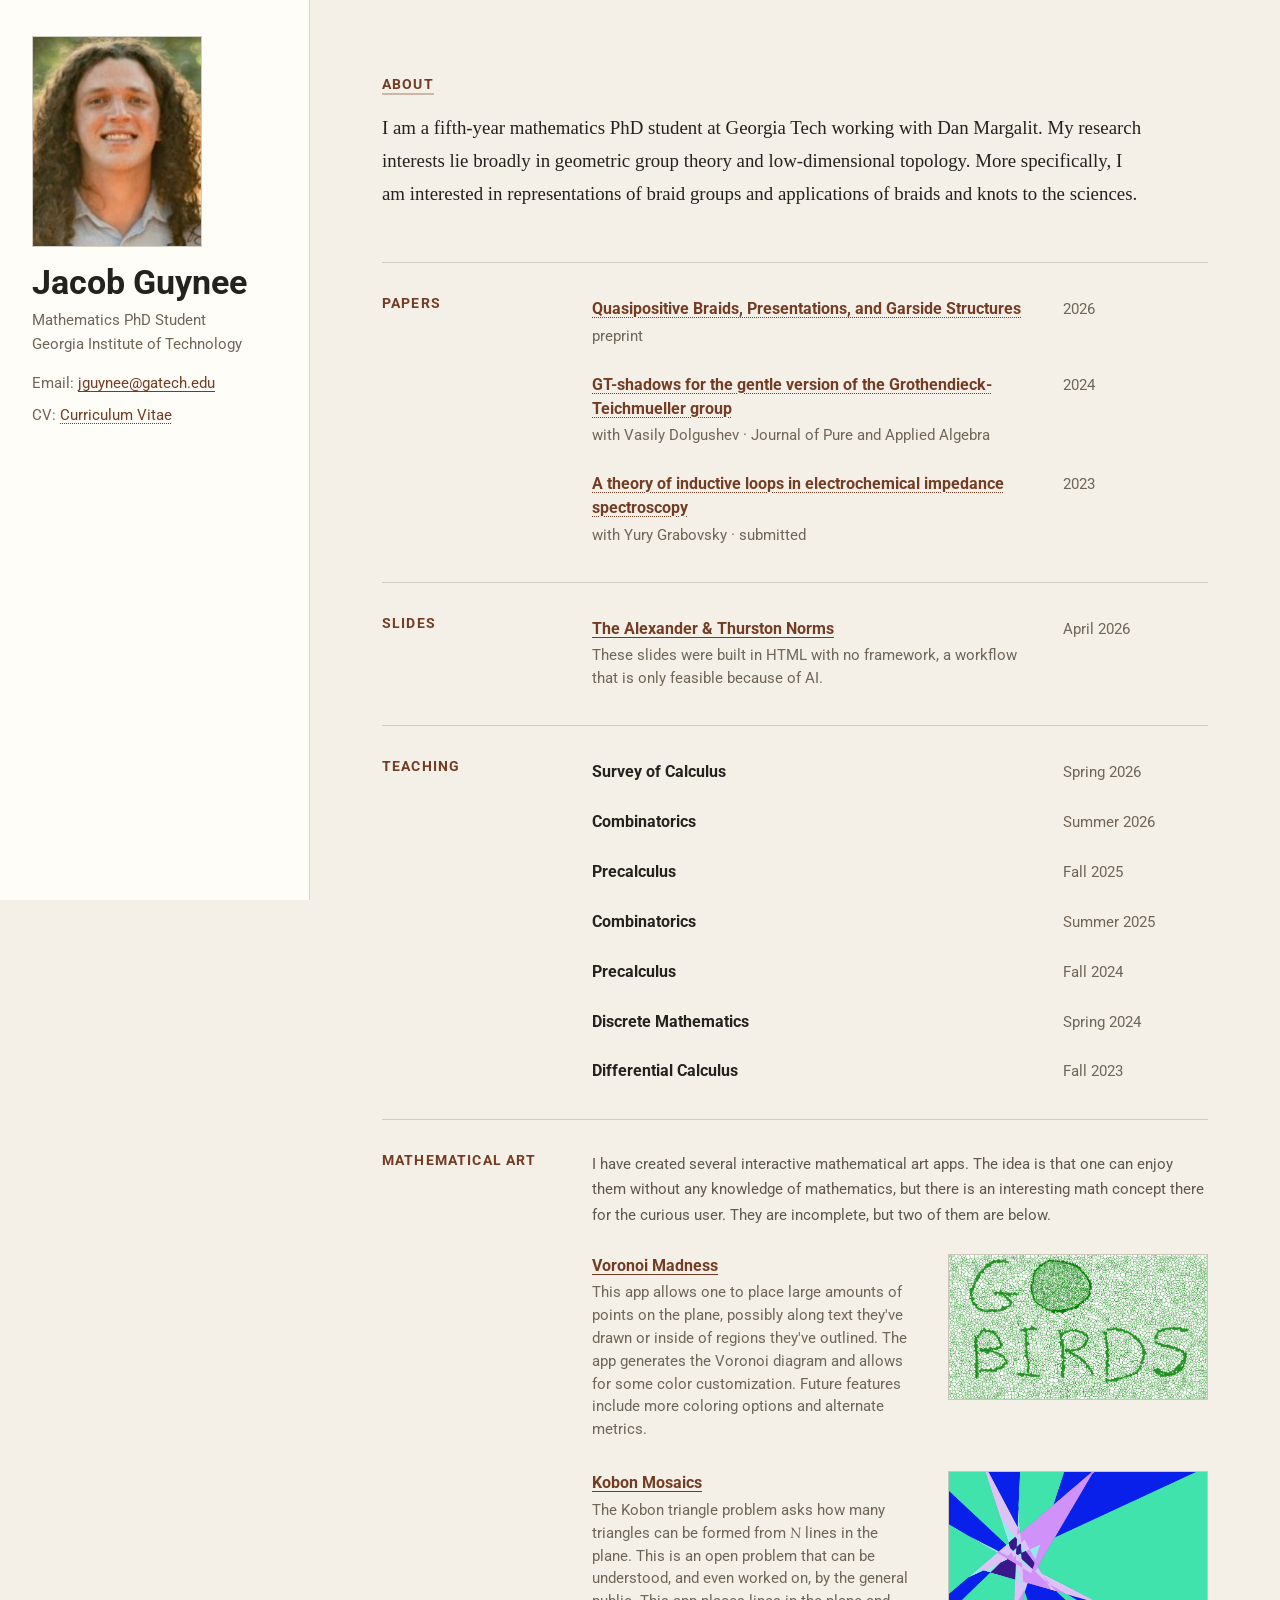
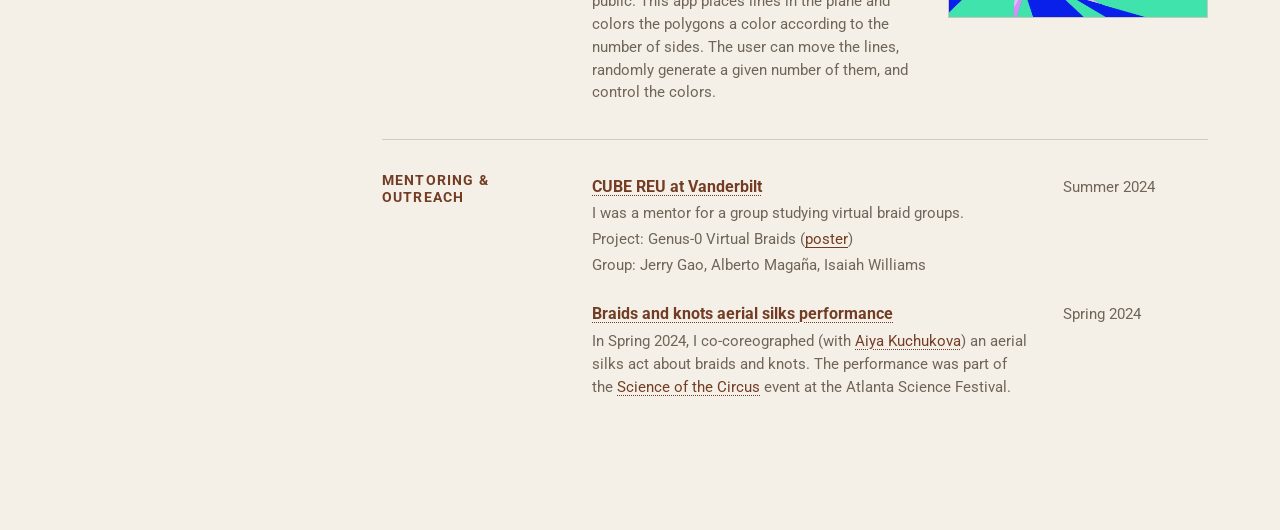
<file: index.html>
<!DOCTYPE html>
<html lang="en">
  <head>
    <meta charset="utf-8">
    <meta name="viewport" content="width=device-width, initial-scale=1">
    <meta
      name="description"
      content="Jacob Guynee is a mathematics PhD student at Georgia Tech working in geometric group theory, low-dimensional topology, braid groups, and knot theory."
    >
    <link rel="canonical" href="https://jacobguynee.github.io/">
    <meta name="robots" content="index, follow">
    <meta property="og:title" content="Jacob Guynee | Mathematics PhD Student">
    <meta
      property="og:description"
      content="Mathematics PhD student at Georgia Tech working in geometric group theory, low-dimensional topology, braid groups, and knot theory."
    >
    <meta property="og:type" content="website">
    <meta property="og:url" content="https://jacobguynee.github.io/">
    <meta property="og:image" content="https://jacobguynee.github.io/assets/jacob-guynee.jpg">
    <title>Jacob Guynee | Mathematics PhD Student at Georgia Tech</title>
    <link rel="preconnect" href="https://fonts.googleapis.com">
    <link rel="preconnect" href="https://fonts.gstatic.com" crossorigin>
    <link
      href="https://fonts.googleapis.com/css2?family=Lora:wght@400;500;600&family=Open+Sans:wght@400;600;700&family=Roboto:wght@400;500;700&display=swap"
      rel="stylesheet"
    >
    <link rel="stylesheet" href="styles.css">
    <script type="application/ld+json">
      {
        "@context": "https://schema.org",
        "@type": "Person",
        "name": "Jacob Guynee",
        "url": "https://jacobguynee.github.io/",
        "image": "https://jacobguynee.github.io/assets/jacob-guynee.jpg",
        "jobTitle": "Mathematics PhD Student",
        "affiliation": {
          "@type": "CollegeOrUniversity",
          "name": "Georgia Institute of Technology"
        },
        "email": "mailto:jguynee@gatech.edu",
        "knowsAbout": [
          "Geometric group theory",
          "Low-dimensional topology",
          "Braid groups",
          "Knot theory",
          "Mathematical art"
        ]
      }
    </script>
  </head>
  <body>
    <div id="site-root">
      <div class="site dossier-site">
        <aside class="dossier-rail">
          <div class="dossier-profile-head">
            <img class="portrait" src="assets/jacob-guynee.jpg" alt="Jacob Guynee">
            <div class="dossier-profile-copy">
              <h1>Jacob Guynee</h1>
              <p>Mathematics PhD Student<br>Georgia Institute of Technology</p>
              <div class="dossier-contact">
                <p>Email: <a href="mailto:jguynee@gatech.edu">jguynee@gatech.edu</a></p>
                <p>CV: <a href="https://drive.google.com/file/d/1rcD-SRMnvjtIptiOlbtC2pMc74YxiAB4/view?usp=drive_link" target="_blank" rel="noopener noreferrer">Curriculum Vitae</a></p>
              </div>
            </div>
          </div>
        </aside>

        <main class="dossier-main">
          <section class="dossier-intro">
            <h2>About</h2>
            <p class="dossier-summary">I am a fifth-year mathematics PhD student at Georgia Tech working with Dan Margalit. My research interests lie broadly in geometric group theory and low-dimensional topology. More specifically, I am interested in representations of braid groups and applications of braids and knots to the sciences.</p>
          </section>

          <section class="cv-block">
            <h3>Papers</h3>
            <ul class="cv-list">
              <li>
                <div>
                  <h4><a href="https://arxiv.org/abs/2610.12808" target="_blank" rel="noopener noreferrer">Quasipositive Braids, Presentations, and Garside Structures</a></h4>
                  <p>preprint</p>
                </div>
                <p>2026</p>
              </li>
              <li>
                <div>
                  <h4><a href="https://arxiv.org/abs/2401.06870" target="_blank" rel="noopener noreferrer">GT-shadows for the gentle version of the Grothendieck-Teichmueller group</a></h4>
                  <p>with Vasily Dolgushev &middot; Journal of Pure and Applied Algebra</p>
                </div>
                <p>2024</p>
              </li>
              <li>
                <div>
                  <h4><a href="https://arxiv.org/abs/2301.05024" target="_blank" rel="noopener noreferrer">A theory of inductive loops in electrochemical impedance spectroscopy</a></h4>
                  <p>with Yury Grabovsky &middot; submitted</p>
                </div>
                <p>2023</p>
              </li>
            </ul>
          </section>

          <section class="cv-block">
            <h3>Slides</h3>
            <ul class="cv-list">
              <li>
                <div>
                  <h4><a href="slideshows/alex-and-thurston/index.html">The Alexander &amp; Thurston Norms</a></h4>
                  <p>These slides were built in HTML with no framework, a workflow that is only feasible because of AI.</p>
                </div>
                <p>April 2026</p>
              </li>
            </ul>
          </section>

          <section class="cv-block">
            <h3>Teaching</h3>
            <ul class="cv-list">
              <li><div><h4>Survey of Calculus</h4></div><p>Spring 2026</p></li>
              <li><div><h4>Combinatorics</h4></div><p>Summer 2026</p></li>
              <li><div><h4>Precalculus</h4></div><p>Fall 2025</p></li>
              <li><div><h4>Combinatorics</h4></div><p>Summer 2025</p></li>
              <li><div><h4>Precalculus</h4></div><p>Fall 2024</p></li>
              <li><div><h4>Discrete Mathematics</h4></div><p>Spring 2024</p></li>
              <li><div><h4>Differential Calculus</h4></div><p>Fall 2023</p></li>
            </ul>
          </section>

          <section class="cv-block">
            <h3>Mathematical Art</h3>
            <div class="art-section-body">
              <p class="art-intro">I have created several interactive mathematical art apps. The idea is that one can enjoy them without any knowledge of mathematics, but there is an interesting math concept there for the curious user. They are incomplete, but two of them are below.</p>
              <ul class="cv-list art-cv-list">
                <li class="art-cv-item">
                  <div>
                    <h4><a href="mathematical-art/voronoi-madness/">Voronoi Madness</a></h4>
                    <p>This app allows one to place large amounts of points on the plane, possibly along text they've drawn or inside of regions they've outlined. The app generates the Voronoi diagram and allows for some color customization. Future features include more coloring options and alternate metrics.</p>
                  </div>
                </li>
                <li class="art-cv-item">
                  <div>
                    <h4><a href="mathematical-art/kobon-mosaics/">Kobon Mosaics</a></h4>
                    <p>The Kobon triangle problem asks how many triangles can be formed from N lines in the plane. This is an open problem that can be understood, and even worked on, by the general public. This app places lines in the plane and colors the polygons a color according to the number of sides.</p>
                  </div>
                </li>
              </ul>
            </div>
          </section>

          <section class="cv-block">
            <h3>Mentoring &amp; Outreach</h3>
            <ul class="cv-list">
              <li>
                <div>
                  <h4><a href="https://margalit.droppages.net/reu.html" target="_blank" rel="noopener noreferrer">CUBE REU at Vanderbilt</a></h4>
                  <p>I was a mentor for a group studying virtual braid groups.</p>
                  <p>Project: Genus-0 Virtual Braids (<a href="assets/genus-0-virtual-braids-poster.pdf">poster</a>)</p>
                  <p>Group: Jerry Gao, Alberto Maga&ntilde;a, Isaiah Williams</p>
                </div>
                <p>Summer 2024</p>
              </li>
              <li>
                <div>
                  <h4><a href="https://drive.google.com/file/d/1J1d-u1OM01Z6d9Sy87omcITtz2qol_px/view" target="_blank" rel="noopener noreferrer">Braids and knots aerial silks performance</a></h4>
                  <p>In Spring 2024, I co-coreographed an aerial silks act about braids and knots. The performance was part of the Science of the Circus event at the Atlanta Science Festival.</p>
                </div>
                <p>Spring 2024</p>
              </li>
            </ul>
          </section>
        </main>
      </div>
    </div>

    <script src="script.js"></script>
  </body>
</html>
</file>
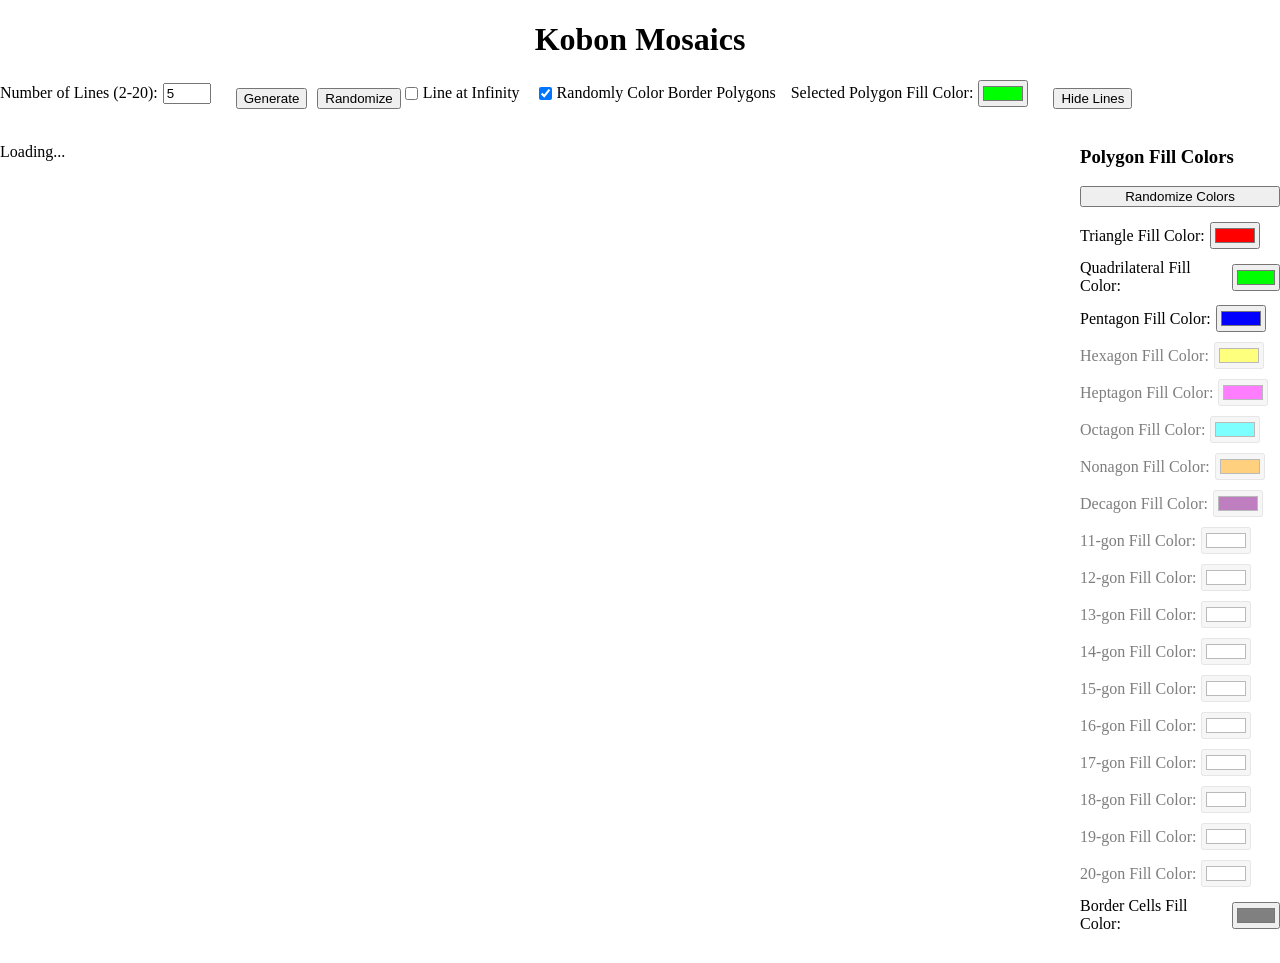
<file: mathematical-art/kobon-mosaics/index.html>
<!doctype html><html lang="en"><head><meta charset="UTF-8"/><meta name="viewport" content="width=device-width,initial-scale=1"/><title>Kobon Mosaics</title><script defer="defer" src="/mathematical-art/kobon-mosaics/static/js/main.abfad19b.js"></script><link href="/mathematical-art/kobon-mosaics/static/css/main.3a8ef49c.css" rel="stylesheet"></head><body><noscript>Enable JavaScript to run this app.</noscript><div id="root"></div></body></html>
</file>
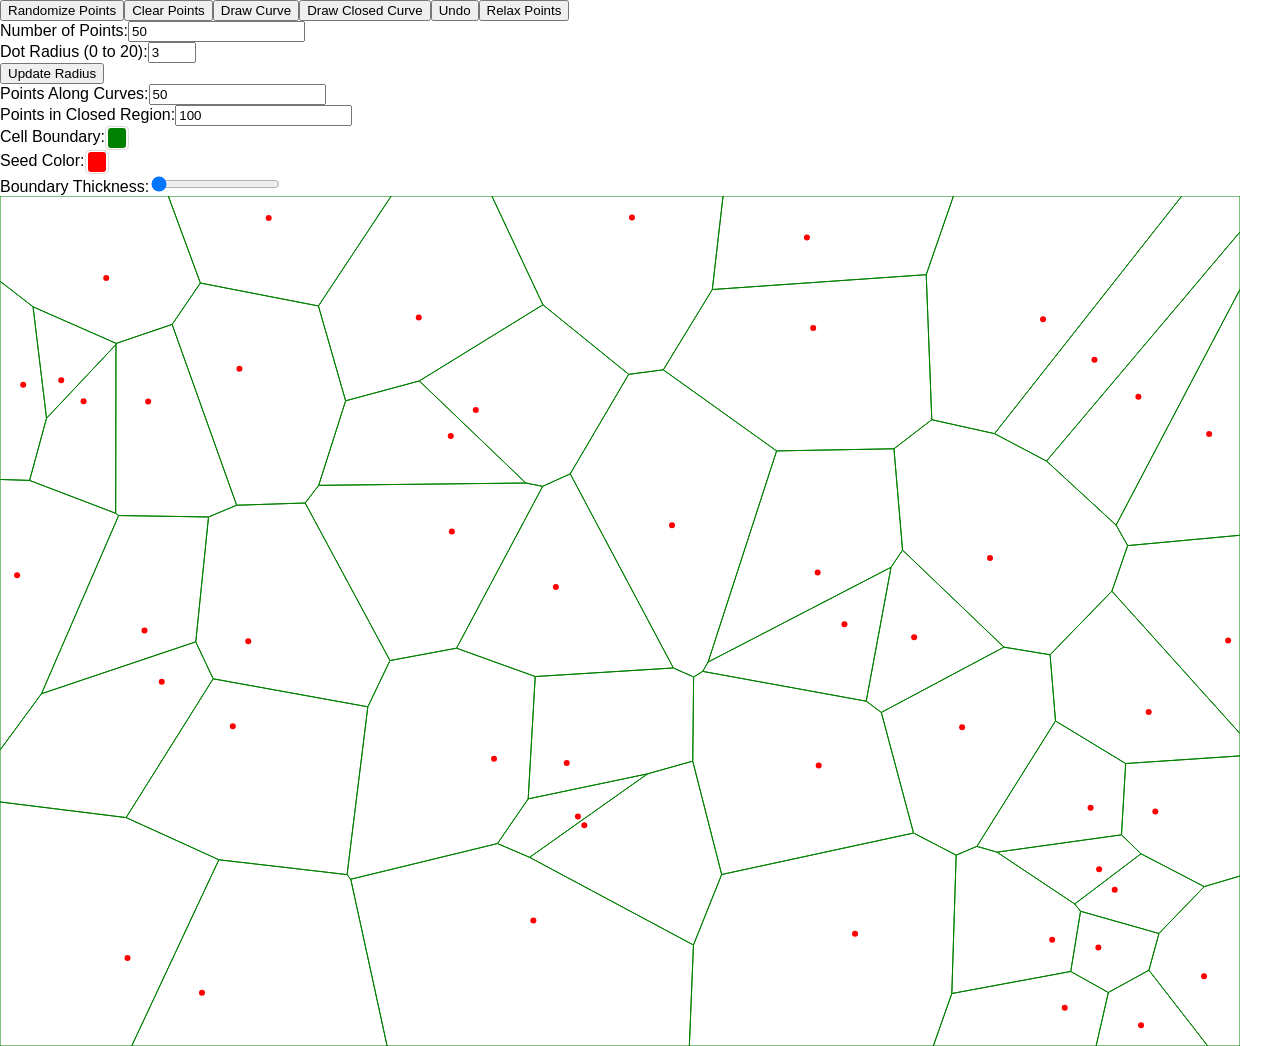
<file: mathematical-art/voronoi-madness/index.html>
<!doctype html><html lang="en"><head><meta charset="utf-8"/><meta name="viewport" content="width=device-width,initial-scale=1"/><title>Voronoi Madness</title><script defer="defer" src="/mathematical-art/voronoi-madness/static/js/main.310987b9.js"></script><link href="/mathematical-art/voronoi-madness/static/css/main.24247c2b.css" rel="stylesheet"></head><body><div id="root"></div></body></html>
</file>
<file: styles.css>
:root {
  --serif: Lora, Georgia, serif;
  --sans: "Open Sans", Arial, sans-serif;
  --ui: Roboto, Arial, sans-serif;
  --ink: #1f2528;
  --muted: #626e72;
  --paper: #ffffff;
  --line: rgba(31, 37, 40, 0.16);
  --line-strong: rgba(31, 37, 40, 0.32);
  --teal: #155f69;
  --teal-dark: #103f48;
  --gold: #b58d45;
  --rust: #8a3f2d;
  --blue: #24536f;
  --shadow: 0 22px 70px rgba(21, 30, 36, 0.16);
}

* {
  box-sizing: border-box;
}

html {
  color: var(--ink);
  background: #f5f0e7;
  font-family: var(--sans);
  font-size: 16px;
  scroll-behavior: smooth;
}

body {
  min-height: 100vh;
  margin: 0;
  background: #f5f0e7;
}

a {
  color: inherit;
  overflow-wrap: anywhere;
}

button {
  font: inherit;
}

.site a:not(.plain-link) {
  color: var(--link, var(--teal));
  text-decoration: underline;
  text-decoration-thickness: 1px;
  text-underline-offset: 0.18em;
}

.site a[target="_blank"] {
  text-decoration-style: dotted;
}

.site a:hover,
.site a:focus-visible {
  color: var(--link-hover, var(--teal-dark));
  text-decoration-style: solid;
}

.portrait {
  display: block;
  width: 100%;
  aspect-ratio: 199 / 247;
  object-fit: cover;
}

.entry-title {
  margin: 0 0 0.35rem;
  font-size: 1.08rem;
  line-height: 1.45;
}

.entry-meta,
.entry-detail,
.course-term {
  color: var(--muted);
  font-family: var(--ui);
  font-size: 0.93rem;
  line-height: 1.55;
}

.entry-detail {
  margin: 0.25rem 0;
}

.entry-detail span {
  color: var(--ink);
  font-weight: 700;
}

.course-list,
.notebook-courses,
.letter-courses,
.seminar-courses,
.card-courses {
  display: grid;
  gap: 0.6rem;
  margin: 0;
  padding: 0;
  list-style: none;
}

.course-list li,
.notebook-courses li,
.letter-courses li,
.seminar-courses li,
.card-courses li {
  display: grid;
  grid-template-columns: minmax(0, 1fr) auto;
  gap: 1.2rem;
  align-items: baseline;
  padding-bottom: 0.45rem;
  border-bottom: 1px solid var(--line);
}

/* Academic Dossier */

.dossier-site {
  --link: #733d25;
  --link-hover: #4e2818;
  display: grid;
  grid-template-columns: 310px minmax(0, 1fr);
  min-height: 100vh;
  color: #24221e;
  background: #f5f0e7;
}

.dossier-rail {
  position: sticky;
  top: 0;
  height: 100vh;
  padding: 2.25rem 2rem;
  background: #fffdf8;
  border-right: 1px solid rgba(70, 57, 38, 0.2);
}

.dossier-rail h1 {
  margin: 1.15rem 0 0.3rem;
  font-family: var(--ui);
  font-size: 2.15rem;
  font-weight: 700;
  line-height: 1.02;
}

.dossier-rail .portrait {
  max-width: 170px;
  border: 1px solid rgba(70, 57, 38, 0.24);
}

.dossier-rail p {
  margin: 0.55rem 0;
  color: #6f6559;
  font-family: var(--ui);
  font-size: 0.94rem;
  line-height: 1.55;
}

.dossier-contact {
  margin-top: 1rem;
}

.dossier-main {
  max-width: 980px;
  padding: 4.5rem 4.5rem 6rem;
}

.dossier-intro {
  max-width: 760px;
  margin-bottom: 3.2rem;
}

.dossier-intro h2 {
  display: inline-block;
  margin: 0 0 1rem;
  color: #733d25;
  border-bottom: 2px solid rgba(115, 61, 37, 0.32);
  font-family: var(--ui);
  font-size: 0.9rem;
  font-weight: 700;
  letter-spacing: 0.08em;
  text-transform: uppercase;
}

.dossier-summary {
  max-width: 760px;
  margin: 0;
  font-family: Cambria, Georgia, serif;
  font-size: 1.18rem;
  line-height: 1.76;
}

.cv-block {
  display: grid;
  grid-template-columns: 170px minmax(0, 1fr);
  gap: 2.5rem;
  padding: 2rem 0;
  border-top: 1px solid rgba(70, 57, 38, 0.2);
}

.cv-block h3 {
  margin: 0;
  color: #733d25;
  font-family: var(--ui);
  font-size: 0.9rem;
  font-weight: 700;
  letter-spacing: 0.08em;
  text-transform: uppercase;
}

.cv-list {
  display: grid;
  gap: 1.25rem;
  margin: 0;
  padding: 0;
  list-style: none;
}

.cv-list li {
  display: grid;
  grid-template-columns: minmax(0, 1fr) 145px;
  gap: 2rem;
  align-items: baseline;
}

.cv-list h4 {
  margin: 0 0 0.25rem;
  font-family: var(--ui);
  font-size: 1.02rem;
  line-height: 1.45;
}

.cv-list p {
  margin: 0.2rem 0;
  color: #6f6559;
  font-family: var(--ui);
  font-size: 0.92rem;
  line-height: 1.55;
}

.math-inline {
  font-family: var(--serif);
  font-style: italic;
}

.art-section-body {
  display: grid;
  gap: 1.35rem;
}

.art-intro {
  max-width: 44rem;
  margin: 0 0 0.25rem;
  color: #5f564d;
  font-family: var(--ui);
  font-size: 0.96rem;
  line-height: 1.65;
}

.art-entry {
  display: grid;
  grid-template-columns: minmax(11rem, 14rem) minmax(0, 1fr);
  gap: 1.35rem;
  align-items: start;
}

.art-entry + .art-entry {
  margin-top: 1.15rem;
}

.art-entry p {
  margin: 0.25rem 0 0;
}

.art-preview-button {
  display: block;
  width: 100%;
  padding: 0;
  background: transparent;
  border: 0;
  cursor: zoom-in;
}

.art-preview-button:focus-visible {
  outline: 2px solid #733d25;
  outline-offset: 3px;
}

.art-thumb {
  display: block;
  width: 100%;
  aspect-ratio: 16 / 9;
  border: 1px solid rgba(70, 57, 38, 0.24);
  background-color: #f7f2e8;
  box-shadow: inset 0 0 0 1px rgba(255, 255, 255, 0.45);
}

.art-thumb-image {
  object-fit: cover;
  object-position: center;
}

.art-thumb--voronoi {
  background:
    radial-gradient(circle at 24% 28%, rgba(28, 99, 105, 0.92) 0 8%, transparent 9%),
    radial-gradient(circle at 66% 22%, rgba(181, 141, 69, 0.9) 0 7%, transparent 8%),
    radial-gradient(circle at 76% 72%, rgba(129, 62, 42, 0.88) 0 9%, transparent 10%),
    radial-gradient(circle at 30% 74%, rgba(55, 87, 116, 0.88) 0 6%, transparent 7%),
    conic-gradient(from 20deg at 48% 50%, #f8f0da, #d9e5df, #f1d8bf, #d8e2ef, #f8f0da);
}

.art-thumb--kobon {
  background:
    linear-gradient(28deg, transparent 46%, rgba(31, 37, 40, 0.72) 47% 49%, transparent 50%),
    linear-gradient(144deg, transparent 43%, rgba(115, 61, 37, 0.78) 44% 46%, transparent 47%),
    linear-gradient(78deg, transparent 38%, rgba(36, 83, 111, 0.76) 39% 41%, transparent 42%),
    linear-gradient(116deg, transparent 58%, rgba(181, 141, 69, 0.84) 59% 61%, transparent 62%),
    linear-gradient(12deg, #f8e7cc 0 28%, #dce8e1 28% 48%, #f0d0ca 48% 66%, #dde4ef 66% 100%);
}

.art-cv-list {
  gap: 1.7rem;
}

.cv-list li.art-cv-item {
  grid-template-columns: minmax(0, 1fr) 260px;
  align-items: start;
}

.art-cv-side {
  display: grid;
  align-content: start;
}

.art-cv-side .art-thumb {
  width: 100%;
}

.art-lightbox {
  position: fixed;
  inset: 0;
  z-index: 200;
  display: grid;
  place-items: center;
  padding: 3rem;
  background: rgba(25, 22, 18, 0.82);
  cursor: zoom-out;
}

.art-lightbox[hidden] {
  display: none;
}

.art-lightbox-image {
  max-width: min(92vw, 1180px);
  max-height: 86vh;
  object-fit: contain;
  background: #ffffff;
  box-shadow: 0 24px 80px rgba(0, 0, 0, 0.36);
}

.art-lightbox-close {
  position: fixed;
  top: 1.1rem;
  right: 1.1rem;
  width: 2.6rem;
  height: 2.6rem;
  color: #ffffff;
  background: rgba(0, 0, 0, 0.46);
  border: 1px solid rgba(255, 255, 255, 0.35);
  cursor: pointer;
  font-size: 1.5rem;
  line-height: 1;
}

.lightbox-open {
  overflow: hidden;
}

/* Research Notebook */

.notebook-site {
  --link: #2f665c;
  --link-hover: #1b463f;
  display: grid;
  grid-template-columns: 330px minmax(0, 1fr);
  min-height: 100vh;
  color: #1f2926;
  background:
    linear-gradient(90deg, rgba(47, 102, 92, 0.08) 0 330px, transparent 330px),
    #f4f0e6;
}

.notebook-margin {
  position: sticky;
  top: 0;
  height: 100vh;
  padding: 2.5rem 2.2rem;
  background: #eef1e9;
  border-right: 1px solid rgba(47, 102, 92, 0.18);
}

.notebook-margin .portrait {
  max-width: 150px;
  margin-bottom: 1.3rem;
  border: 1px solid rgba(47, 102, 92, 0.2);
}

.notebook-margin h1 {
  margin: 0 0 0.55rem;
  font-family: var(--serif);
  font-size: 2.35rem;
  font-weight: 500;
  line-height: 1.05;
}

.notebook-margin p {
  margin: 0.45rem 0;
  color: #5d6862;
  font-family: var(--ui);
  font-size: 0.94rem;
  line-height: 1.55;
}

.notebook-note {
  margin-top: 2.2rem;
  padding-top: 1.2rem;
  border-top: 1px solid rgba(47, 102, 92, 0.24);
}

.notebook-note strong {
  display: block;
  max-width: 14rem;
  color: #1f2926;
  font-family: var(--serif);
  font-size: 1.15rem;
  font-weight: 500;
  line-height: 1.45;
}

.notebook-pages {
  max-width: 980px;
  padding: 4.4rem 4.6rem 6rem;
}

.notebook-opening {
  max-width: 760px;
  padding-bottom: 3rem;
}

.notebook-opening .label {
  margin: 0 0 0.8rem;
  color: #2f665c;
  font-family: var(--ui);
  font-size: 0.82rem;
  font-weight: 700;
  letter-spacing: 0.12em;
  text-transform: uppercase;
}

.notebook-opening h2 {
  margin: 0;
  font-family: var(--serif);
  font-size: 3.55rem;
  font-weight: 500;
  line-height: 1.05;
}

.notebook-opening p:last-child {
  margin: 1.25rem 0 0;
  font-family: Cambria, Georgia, serif;
  font-size: 1.17rem;
  line-height: 1.76;
}

.notebook-spread {
  display: grid;
  grid-template-columns: 150px minmax(0, 1fr);
  gap: 2.8rem;
  padding: 2rem 0;
  border-top: 1px solid rgba(47, 102, 92, 0.22);
}

.notebook-index span {
  display: block;
  margin-bottom: 0.5rem;
  color: rgba(47, 102, 92, 0.55);
  font-family: var(--serif);
  font-size: 2rem;
}

.notebook-index h3 {
  margin: 0;
  color: #2f665c;
  font-family: var(--ui);
  font-size: 0.86rem;
  font-weight: 700;
  letter-spacing: 0.1em;
  text-transform: uppercase;
}

.notebook-entry {
  padding-bottom: 1rem;
}

.notebook-entry + .notebook-entry {
  padding-top: 1rem;
  border-top: 1px solid rgba(47, 102, 92, 0.14);
}

.notebook-body p {
  margin: 0 0 0.8rem;
  font-family: Cambria, Georgia, serif;
  font-size: 1.06rem;
  line-height: 1.7;
}

/* Letterhead */

.letter-site {
  --link: #244f78;
  --link-hover: #183751;
  min-height: 100vh;
  padding: 3.5rem 2rem 5rem;
  color: #1c2327;
  background:
    linear-gradient(180deg, #e9eef1 0, #f7f4ed 260px),
    #f7f4ed;
}

.letter-paper {
  width: min(1040px, calc(100vw - 4rem));
  margin: 0 auto;
  padding: 3rem 3.4rem 3.6rem;
  background: #fffefa;
  border: 1px solid rgba(36, 79, 120, 0.18);
  box-shadow: var(--shadow);
}

.letter-top {
  display: flex;
  align-items: flex-start;
  justify-content: space-between;
  gap: 2rem;
  padding-bottom: 2rem;
  border-bottom: 4px solid #244f78;
}

.letter-top p {
  margin: 0 0 0.45rem;
  color: #244f78;
  font-family: var(--ui);
  font-size: 0.86rem;
  font-weight: 700;
  letter-spacing: 0.12em;
  text-transform: uppercase;
}

.letter-top h1 {
  margin: 0;
  font-family: var(--serif);
  font-size: 4rem;
  font-weight: 500;
  line-height: 1;
}

.letter-top span {
  display: block;
  margin-top: 0.75rem;
  color: #657077;
  font-family: var(--ui);
}

.letter-top .portrait {
  width: 118px;
  border: 1px solid rgba(36, 79, 120, 0.2);
}

.letter-memo {
  display: grid;
  grid-template-columns: 280px minmax(0, 1fr);
  gap: 3rem;
  padding: 2rem 0;
  border-bottom: 1px solid rgba(36, 79, 120, 0.16);
}

.letter-memo dl {
  margin: 0;
  font-family: var(--ui);
}

.letter-memo div {
  padding: 0.65rem 0;
  border-bottom: 1px solid rgba(36, 79, 120, 0.14);
}

.letter-memo dt {
  color: #244f78;
  font-size: 0.78rem;
  font-weight: 700;
  letter-spacing: 0.08em;
  text-transform: uppercase;
}

.letter-memo dd {
  margin: 0.25rem 0 0;
  color: #48555c;
}

.letter-memo p {
  margin: 0;
  font-family: Cambria, Georgia, serif;
  font-size: 1.18rem;
  line-height: 1.76;
}

.letter-section {
  padding: 1.7rem 0;
  border-bottom: 1px solid rgba(36, 79, 120, 0.16);
}

.letter-section h2 {
  margin: 0 0 1rem;
  color: #244f78;
  font-family: var(--ui);
  font-size: 0.9rem;
  font-weight: 700;
  letter-spacing: 0.1em;
  text-transform: uppercase;
}

.letter-entry {
  padding: 0.85rem 0;
}

.letter-entry + .letter-entry {
  border-top: 1px solid rgba(36, 79, 120, 0.13);
}

.letter-entry p,
.letter-section p {
  margin: 0 0 0.7rem;
  font-family: Cambria, Georgia, serif;
  font-size: 1.04rem;
  line-height: 1.68;
}

.letter-columns {
  display: grid;
  grid-template-columns: minmax(0, 1fr) 320px;
  gap: 3rem;
}

.letter-courses li {
  grid-template-columns: 1fr;
  gap: 0.1rem;
}

/* Seminar Board */

.seminar-site {
  --link: #7a3e2a;
  --link-hover: #532817;
  min-height: 100vh;
  color: #202322;
  background:
    linear-gradient(90deg, rgba(181, 141, 69, 0.12), transparent 40%),
    #f3f0e8;
}

.seminar-mast {
  display: grid;
  grid-template-columns: minmax(0, 1fr) 210px;
  gap: 3rem;
  align-items: end;
  width: min(1120px, calc(100vw - 4rem));
  margin: 0 auto;
  padding: 4.5rem 0 2.2rem;
}

.seminar-title-block {
  padding-bottom: 1.2rem;
  border-bottom: 6px solid #b58d45;
}

.seminar-title-block p {
  margin: 0 0 0.8rem;
  color: #7a3e2a;
  font-family: var(--ui);
  font-size: 0.85rem;
  font-weight: 700;
  letter-spacing: 0.12em;
  text-transform: uppercase;
}

.seminar-title-block h1 {
  margin: 0;
  font-family: var(--serif);
  font-size: 5rem;
  font-weight: 500;
  line-height: 0.98;
}

.seminar-title-block span {
  display: block;
  margin-top: 1rem;
  color: #68675f;
  font-family: var(--ui);
}

.seminar-portrait {
  padding: 0.6rem;
  background: #fffaf0;
  border: 1px solid rgba(122, 62, 42, 0.18);
  box-shadow: var(--shadow);
}

.seminar-board {
  display: grid;
  grid-template-columns: repeat(12, 1fr);
  gap: 1rem;
  width: min(1120px, calc(100vw - 4rem));
  margin: 0 auto;
  padding: 1rem 0 5rem;
}

.seminar-feature,
.seminar-column,
.seminar-contact {
  background: rgba(255, 250, 240, 0.76);
  border: 1px solid rgba(122, 62, 42, 0.16);
}

.seminar-feature {
  grid-column: span 12;
  display: grid;
  grid-template-columns: 220px minmax(0, 1fr);
  gap: 2.4rem;
  padding: 1.8rem;
}

.seminar-column {
  grid-column: span 4;
  padding: 1.35rem;
}

.seminar-wide {
  grid-column: span 8;
}

.seminar-contact {
  grid-column: span 4;
  padding: 1.35rem;
}

.seminar-feature h2,
.seminar-column h2,
.seminar-contact h2 {
  margin: 0 0 0.9rem;
  color: #7a3e2a;
  font-family: var(--ui);
  font-size: 0.86rem;
  font-weight: 700;
  letter-spacing: 0.1em;
  text-transform: uppercase;
}

.seminar-feature p,
.seminar-entry p,
.seminar-contact p {
  margin: 0 0 0.8rem;
  font-family: Cambria, Georgia, serif;
  font-size: 1.05rem;
  line-height: 1.68;
}

.seminar-entry {
  padding: 0.85rem 0;
  border-top: 1px solid rgba(122, 62, 42, 0.13);
}

.seminar-entry h3 {
  margin: 0 0 0.4rem;
  font-family: var(--ui);
  font-size: 1rem;
  line-height: 1.42;
}

.seminar-courses li {
  grid-template-columns: 1fr;
  gap: 0.1rem;
}

/* Index Cards */

.cards-site {
  --link: #2c5d77;
  --link-hover: #1d4054;
  min-height: 100vh;
  color: #1e2529;
  background:
    linear-gradient(90deg, rgba(44, 93, 119, 0.1), transparent 32%),
    #ece8dd;
}

.cards-desk {
  width: min(1180px, calc(100vw - 4rem));
  margin: 0 auto;
  padding: 4rem 0 5rem;
}

.cards-header {
  display: grid;
  grid-template-columns: minmax(0, 1fr) 145px;
  gap: 3rem;
  align-items: end;
  margin-bottom: 1.2rem;
}

.cards-header p {
  margin: 0 0 0.7rem;
  color: #2c5d77;
  font-family: var(--ui);
  font-size: 0.85rem;
  font-weight: 700;
  letter-spacing: 0.12em;
  text-transform: uppercase;
}

.cards-header h1 {
  margin: 0;
  font-family: var(--serif);
  font-size: 4.7rem;
  font-weight: 500;
  line-height: 1;
}

.cards-header span {
  display: block;
  margin-top: 0.85rem;
  color: #657078;
  font-family: var(--ui);
}

.cards-header .portrait {
  border: 1px solid rgba(44, 93, 119, 0.2);
}

.card-grid {
  display: grid;
  grid-template-columns: repeat(12, 1fr);
  gap: 1rem;
  align-items: start;
}

.index-card {
  grid-column: span 4;
  min-height: 210px;
  padding: 1.25rem;
  background: #fffdf7;
  border: 1px solid rgba(44, 93, 119, 0.18);
  box-shadow: 0 16px 42px rgba(58, 51, 39, 0.1);
}

.bio-card,
.research-card {
  grid-column: span 8;
}

.teaching-card {
  grid-column: span 5;
}

.outreach-card {
  grid-column: span 7;
}

.index-card h2 {
  margin: 0 0 0.8rem;
  color: #2c5d77;
  font-family: var(--ui);
  font-size: 0.86rem;
  font-weight: 700;
  letter-spacing: 0.12em;
  text-transform: uppercase;
}

.index-card p {
  margin: 0 0 0.8rem;
  font-family: Cambria, Georgia, serif;
  font-size: 1.04rem;
  line-height: 1.68;
}

.card-entry {
  padding: 0.8rem 0;
  border-top: 1px solid rgba(44, 93, 119, 0.13);
}

.card-entry:first-of-type {
  border-top: 0;
  padding-top: 0;
}

.card-entry h3 {
  margin: 0 0 0.35rem;
  font-family: var(--ui);
  font-size: 1rem;
  line-height: 1.42;
}

.card-contact {
  display: flex;
  gap: 1.2rem;
  margin-top: 1.1rem;
  font-family: var(--ui);
}

.card-contact p {
  margin: 0;
  font-family: var(--ui);
  font-size: 0.94rem;
}

@media (max-width: 900px) {
  .dossier-site,
  .notebook-site,
  .letter-memo,
  .letter-columns,
  .seminar-mast,
  .seminar-feature,
  .cards-header {
    grid-template-columns: 1fr;
  }

  .dossier-rail,
  .notebook-margin {
    position: static;
    height: auto;
  }

  .dossier-rail {
    padding: 1.35rem 1.25rem;
    border-right: 0;
    border-bottom: 1px solid rgba(70, 57, 38, 0.2);
  }

  .dossier-profile-head {
    display: grid;
    grid-template-columns: 96px minmax(0, 1fr);
    gap: 1rem;
    align-items: start;
  }

  .dossier-rail .portrait {
    max-width: 96px;
  }

  .dossier-rail h1 {
    margin-top: 0;
    font-size: 1.65rem;
  }

  .dossier-contact {
    margin-top: 0.7rem;
  }

  .dossier-main {
    max-width: none;
    padding: 2rem 1.25rem 3.5rem;
  }

  .dossier-intro {
    margin-bottom: 2rem;
  }

  .dossier-summary {
    font-size: 1.08rem;
    line-height: 1.7;
  }

  .cv-block {
    grid-template-columns: 1fr;
    gap: 0.9rem;
    padding: 1.45rem 0;
  }

  .cv-list {
    gap: 0;
  }

  .cv-list li {
    grid-template-columns: 1fr;
    gap: 0.35rem;
    padding: 0.95rem 0;
    border-top: 1px solid rgba(70, 57, 38, 0.16);
  }

  .cv-list li:first-child {
    border-top: 0;
    padding-top: 0;
  }

  .cv-list h4 {
    font-size: 0.99rem;
    overflow-wrap: anywhere;
  }

  .cv-list p {
    font-size: 0.87rem;
  }

  .seminar-column,
  .seminar-wide,
  .seminar-contact,
  .index-card,
  .bio-card,
  .research-card,
  .teaching-card,
  .outreach-card {
    grid-column: span 12;
  }
}

@media (max-width: 560px) {
  .dossier-profile-head {
    grid-template-columns: 82px minmax(0, 1fr);
    gap: 0.85rem;
  }

  .dossier-rail {
    padding: 1rem;
  }

  .dossier-rail .portrait {
    max-width: 82px;
  }

  .dossier-rail h1 {
    font-size: 1.38rem;
  }

  .dossier-rail p {
    font-size: 0.86rem;
    line-height: 1.45;
  }

  .dossier-contact p {
    margin: 0.28rem 0;
  }

  .dossier-main {
    padding: 1.6rem 1rem 3rem;
  }

  .dossier-intro h2,
  .cv-block h3 {
    font-size: 0.82rem;
    letter-spacing: 0.07em;
  }

  .dossier-summary {
    font-size: 1.02rem;
  }

  .cv-block {
    padding: 1.25rem 0;
  }
}
</file>
<file: mathematical-art/kobon-mosaics/static/css/main.3a8ef49c.css>
canvas{background-color:#fff;border:2px solid #000}.App{padding:20px}.App,.KobonMosaics h1{text-align:center}.KobonMosaics .controls{align-items:center;display:flex;flex-wrap:wrap;margin-bottom:10px}.KobonMosaics .controls label{align-items:center;display:flex;margin-bottom:10px;margin-right:15px}.KobonMosaics .controls input[type=color],.KobonMosaics .controls input[type=number]{margin-left:5px}.KobonMosaics .controls .btn{margin-left:10px}.KobonMosaics .controls .checkbox-label{align-items:center;display:flex;margin-bottom:10px;margin-right:15px}.KobonMosaics .controls .checkbox-label input[type=checkbox]{margin-right:5px}.KobonMosaics .canvas-and-side-panel{display:flex}.KobonMosaics .canvas-container{flex:1 1}.KobonMosaics .side-panel{margin-left:10px;overflow-y:auto;width:200px}.KobonMosaics .polygon-color-pickers{display:flex;flex-direction:column}.KobonMosaics .color-picker-label{align-items:center;display:flex;margin-bottom:10px}.KobonMosaics .color-picker-label input[type=color]{margin-left:5px}.KobonMosaics .color-picker-label.disabled{opacity:.5}.KobonMosaics .color-picker-label.disabled input[type=color]{pointer-events:none}.KobonMosaics .info{margin-top:20px}.KobonMosaics .side-panel .btn{margin-bottom:15px;width:100%}body{margin:0;padding:0}
/*# sourceMappingURL=main.3a8ef49c.css.map*/
</file>
<file: mathematical-art/voronoi-madness/static/css/main.24247c2b.css>
body{-webkit-font-smoothing:antialiased;-moz-osx-font-smoothing:grayscale;font-family:-apple-system,BlinkMacSystemFont,Segoe UI,Roboto,Oxygen,Ubuntu,Cantarell,Fira Sans,Droid Sans,Helvetica Neue,sans-serif;margin:0}code{font-family:source-code-pro,Menlo,Monaco,Consolas,Courier New,monospace}.color-picker-wrapper{background-color:#fff;display:inline-block;padding:3px}.color-picker,.color-picker-wrapper{border:1px solid #ddd;border-radius:4px}.color-picker{background-color:initial;cursor:pointer;height:24px;vertical-align:middle;width:24px}.color-picker::-webkit-color-swatch-wrapper{padding:0}.color-picker::-webkit-color-swatch{border:none;border-radius:3px}.App{text-align:center}.App-logo{height:40vmin;pointer-events:none}@media (prefers-reduced-motion:no-preference){.App-logo{animation:App-logo-spin 20s linear infinite}}.App-header{align-items:center;background-color:#282c34;color:#fff;display:flex;flex-direction:column;font-size:calc(10px + 2vmin);justify-content:center;min-height:100vh}.App-link{color:#61dafb}@keyframes App-logo-spin{0%{transform:rotate(0deg)}to{transform:rotate(1turn)}}
/*# sourceMappingURL=main.24247c2b.css.map*/
</file>
